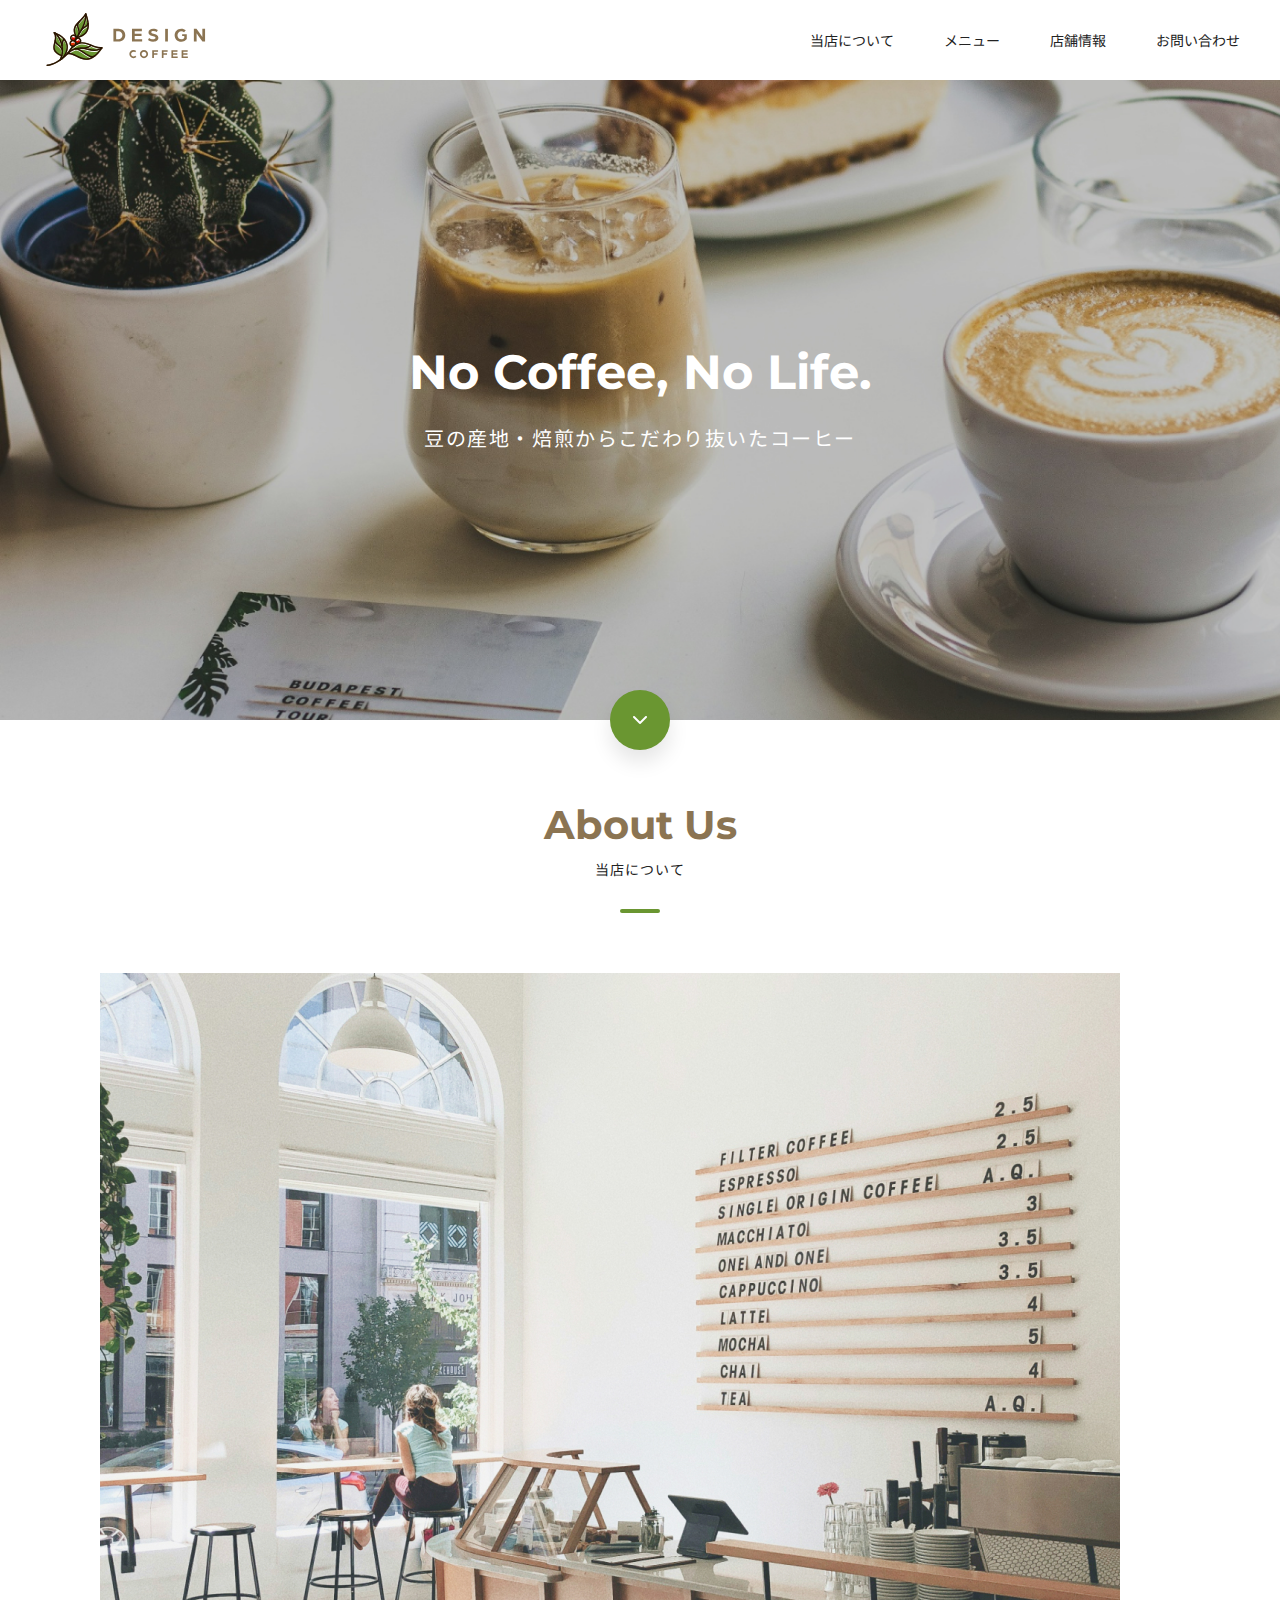
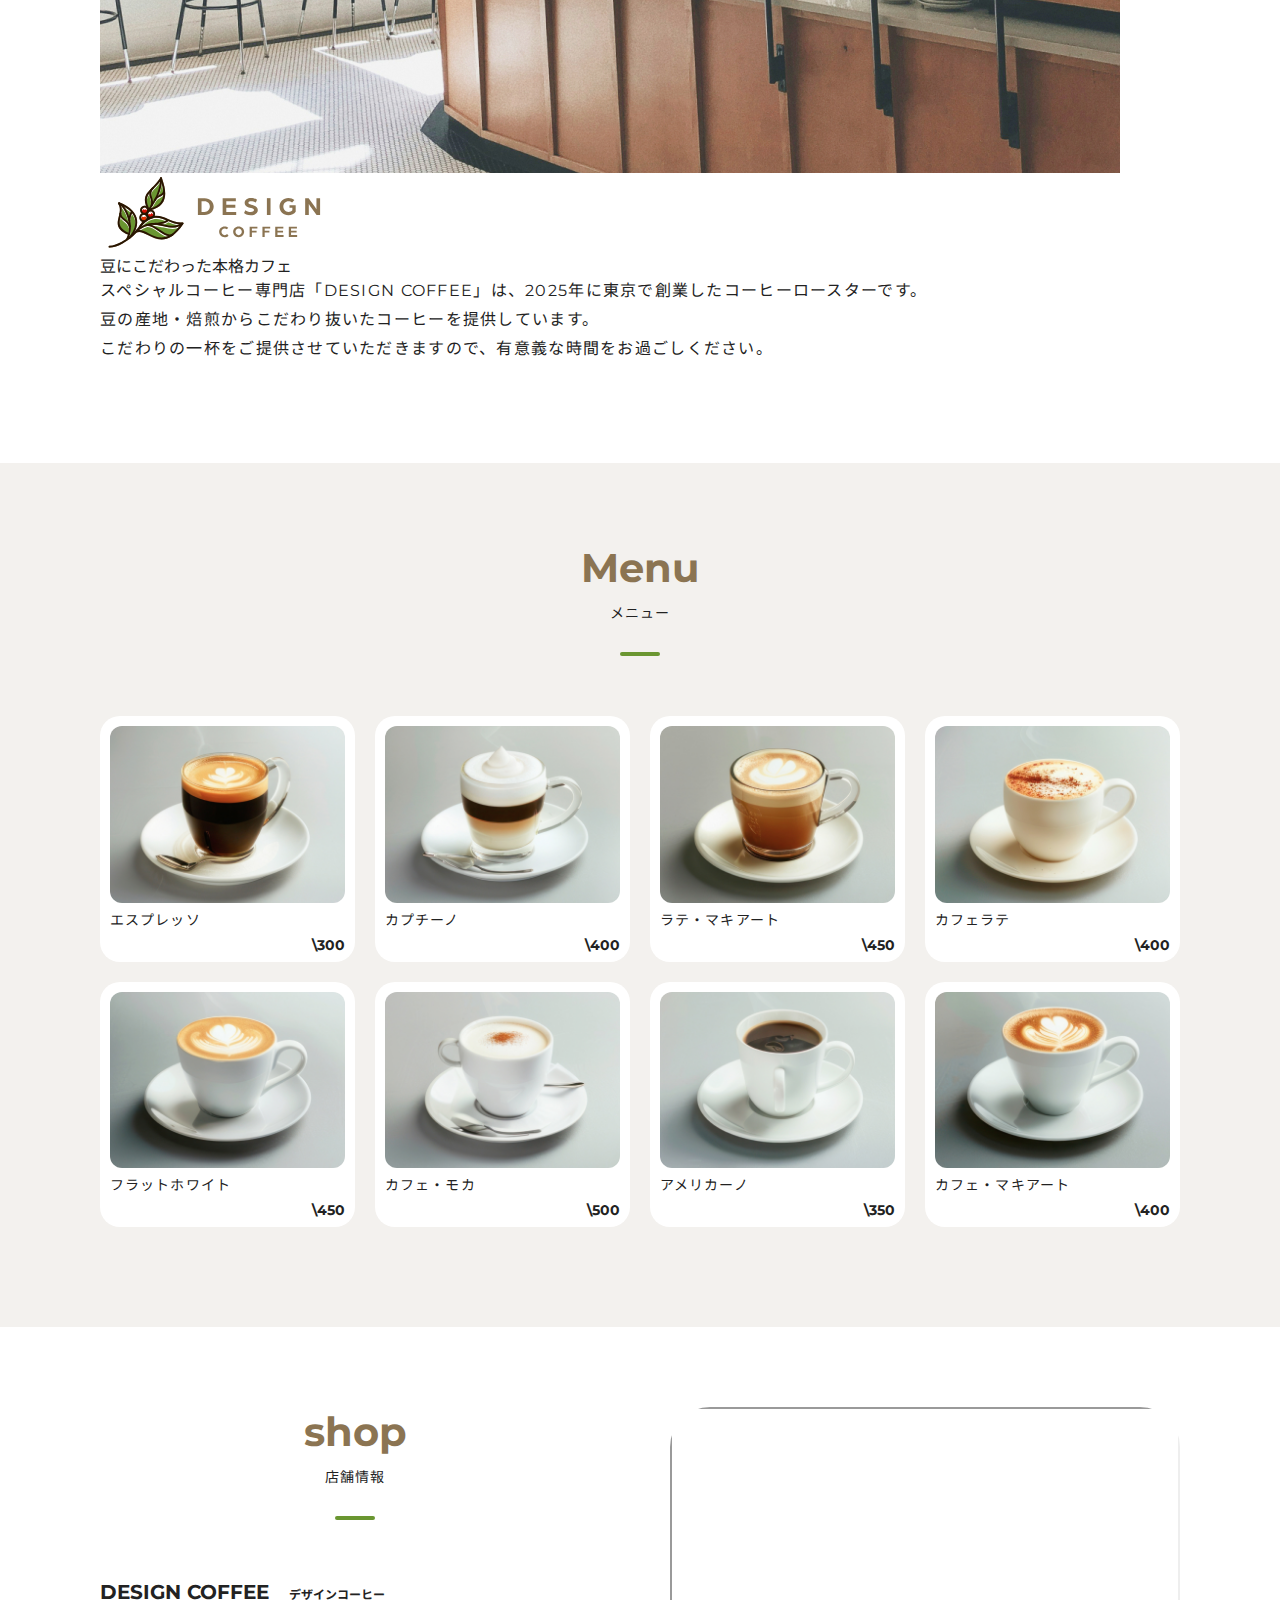
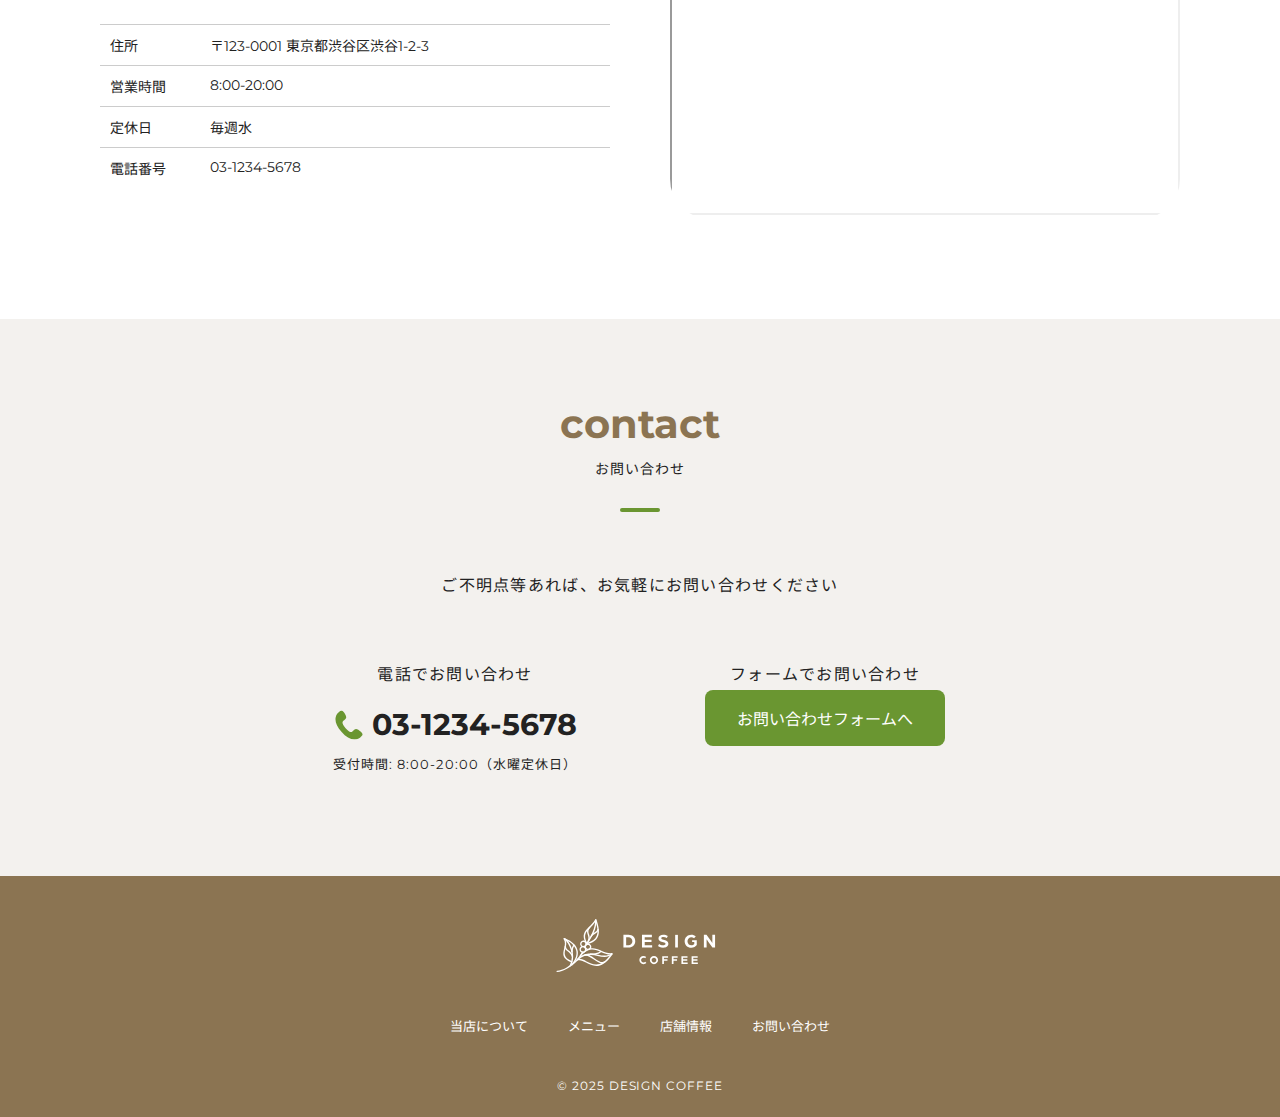
<file: index.html>
<!DOCTYPE html>
<html lang="ja">
<head>
    <meta charset="UTF-8">
    <meta name="viewport" content="width=device-width, initial-scale=1.0">
    <title>Document</title>
    <link rel="stylesheet" href="css/reset.css">
    <link rel="stylesheet" href="css/style.css">
    <!-- GoogleFontsの読み込み -->
  <link rel="preconnect" href="https://fonts.googleapis.com">
  <link rel="preconnect" href="https://fonts.gstatic.com" crossorigin>
  <link href="https://fonts.googleapis.com/css2?family=Montserrat:ital,wght@0,100..900;1,100..900&family=Noto+Sans+JP:wght@100..900&display=swap" rel="stylesheet">

</head>
<body>
    <header>
        <h1>
            <a href="index.html" class="logo">
                <img src="img/logo.svg" alt="DESIGN COFFEEのロゴ">
            </a>
        </h1>
    
        <nav>
            <ul>
                <li><a href="index.html#about">当店について</a></li>
                <li><a href="index.html#menu">メニュー</a></li>
                <li><a href="index.html#shop">店舗情報</a></li>
                <li><a href="index.html#contact">お問い合わせ</a></li>
            </ul>
        </nav>
    </header>
    <!--ヒーローセクション-->
    <section class="hero">
        <h2>No Coffee, No Life.</h2>
        <p>豆の産地・焙煎からこだわり抜いたコーヒー</p>
        <a href="about">
            <img src="img/down.png" alt="下へスクロール">
        </a>
    </section>

    <main>
        <!--共通セクション-->
        <section class="main-section">
            <div class="container">
                <div class="heading-group">
                    <h2>
                        About Us
                        <span>当店について</span>
                    </h2>
                </div>
                <div class="layout">
                    <div class="image">
                        <img src="img/about-photo.jpg" alt="当店の写真">
                    </div>
                    <div class="text">
                        <img src="img/logo.svg" alt="DESIGN COFFEEのロゴ">
                        <h3>豆にこだわった本格カフェ</h3>
                        <p>スペシャルコーヒー専門店「DESIGN COFFEE」は、2025年に東京で創業したコーヒーロースターです。</p>
                        <p>豆の産地・焙煎からこだわり抜いたコーヒーを提供しています。</p>
                        <p>こだわりの一杯をご提供させていただきますので、有意義な時間をお過ごしください。</p>
                    </div>
                </div>
            </div>
        </section>
        <!--共通セクション２-->
        <section class="main-section menu" id="menu">
            <div class="container">
                <div class="heading-group">
                    <h2>Menu</h2>
                    <span>メニュー</span>
                </div>
                <ul class="menu-list">
                    <li>
                        <div class="menu-card">
                            <img src="img/menu-1.jpg" alt="エスプレッソ">
                            <p class="name">エスプレッソ</p>
                            <p class="price">\300</p>
                        </div>
                    </li>
                    <li>
                        <div class="menu-card">
                            <img src="img/menu-2.jpg" alt="カプチーノ">
                            <p class="name">カプチーノ</p>
                            <p class="price">\400</p>
                        </div>
                    </li>
                    <li>
                        <div class="menu-card">
                            <img src="img/menu-3.jpg" alt="ラテ・マキアート">
                            <p class="name">ラテ・マキアート</p>
                            <p class="price">\450</p>
                        </div>
                    </li>
                    <li>
                        <div class="menu-card">
                            <img src="img/menu-4.jpg" alt="カフェラテ">
                            <p class="name">カフェラテ</p>
                            <p class="price">\400</p>
                        </div>
                    </li>
                    <li>
                        <div class="menu-card">
                            <img src="img/menu-5.jpg" alt="フラットホワイト">
                            <p class="name">フラットホワイト</p>
                            <p class="price">\450</p>
                        </div>
                    </li>
                    <li>
                        <div class="menu-card">
                            <img src="img/menu-6.jpg" alt="カフェ・モカ">
                            <p class="name">カフェ・モカ</p>
                            <p class="price">\500</p>
                        </div>
                    </li>
                    <li>
                        <div class="menu-card">
                            <img src="img/menu-7.jpg" alt="アメリカーノ">
                            <p class="name">アメリカーノ</p>
                            <p class="price">\350</p>
                        </div>
                    </li>
                    <li>
                        <div class="menu-card">
                            <img src="img/menu-8.jpg" alt="カフェ・マキアート">
                            <p class="name">カフェ・マキアート</p>
                            <p class="price">\400</p>
                        </div>
                    </li>
                </ul>
            </div>
        </section>

        <section class="main-section shop" id="shop">
            <div class="container">
                <div class="layout">
                        <div class="text">
                            <div class="heading-group">
                                <h2>shop</h2>
                                <span>店舗情報</span>
                            </div>
                            <h3>
                                DESIGN COFFEE
                                <span>デザインコーヒー</span>
                            </h3>
                            <dl>
                                <dt>住所</dt>
                                <dd>〒123-0001 東京都渋谷区渋谷1-2-3</dd>
                                <dt>営業時間</dt>
                                <dd>8:00-20:00</dd>
                                <dt>定休日</dt>
                                <dd>毎週水</dd>
                                <dt>電話番号</dt>
                                <dd>03-1234-5678</dd>
                            </dl>
                        </div>
                        <div class="map">
                            <iframe src="https://www.google.com/maps/embed?"></iframe>
                        </div>
                </div>
            </div>
        </section>
        <section class="main-section contact" id="contact">
            <div class="container">
                <div class="heading-group">
                    <h2>contact</h2>
                    <span>お問い合わせ</span>
                </div>
                <p>ご不明点等あれば、お気軽にお問い合わせください</p>
                <form class="form-box" action="https://api.staticforms.xyz/submit" method="post">

                    
                </form>
                <div class="layout">
                    <div class="tel">
                      <p class="lavel">電話でお問い合わせ</p>
                      <a href="tel:0312345678" class="number">
                        <img src="img/icon-tel.svg" alt="電話アイコン">
                        03-1234-5678
                      </a>
                      <p class="hour">受付時間: 8:00‐20:00（水曜定休日）</p>
                    </div>
                    <div class="form">
                        <p class="form">フォームでお問い合わせ</p>
                        <a href="contact.html" class="button">お問い合わせフォームへ</a>
                    </div>
                </div>
            </div>
        </section>
    </main>
    <footer>
        <a href="index.html" class="logo">
            <img src="img/logo-white.svg" alt="DESIGN COFFEEのロゴ">
        </a>
        <nav>
            <ul>
                <li>
                    <a href="index.html#about">当店について</a>
                </li>
                <li>
                    <a href="index.html#menu">メニュー</a>
                </li>
                <li>
                    <a href="index.html#about">店舗情報</a>
                </li>
                <li>
                    <a href="index.html#contact">お問い合わせ</a>
                </li>
            </ul>
        </nav>
        <p class="copyright">&copy; 2025 DESIGN COFFEE</p>
    </footer>
</body>
</html>
</file>
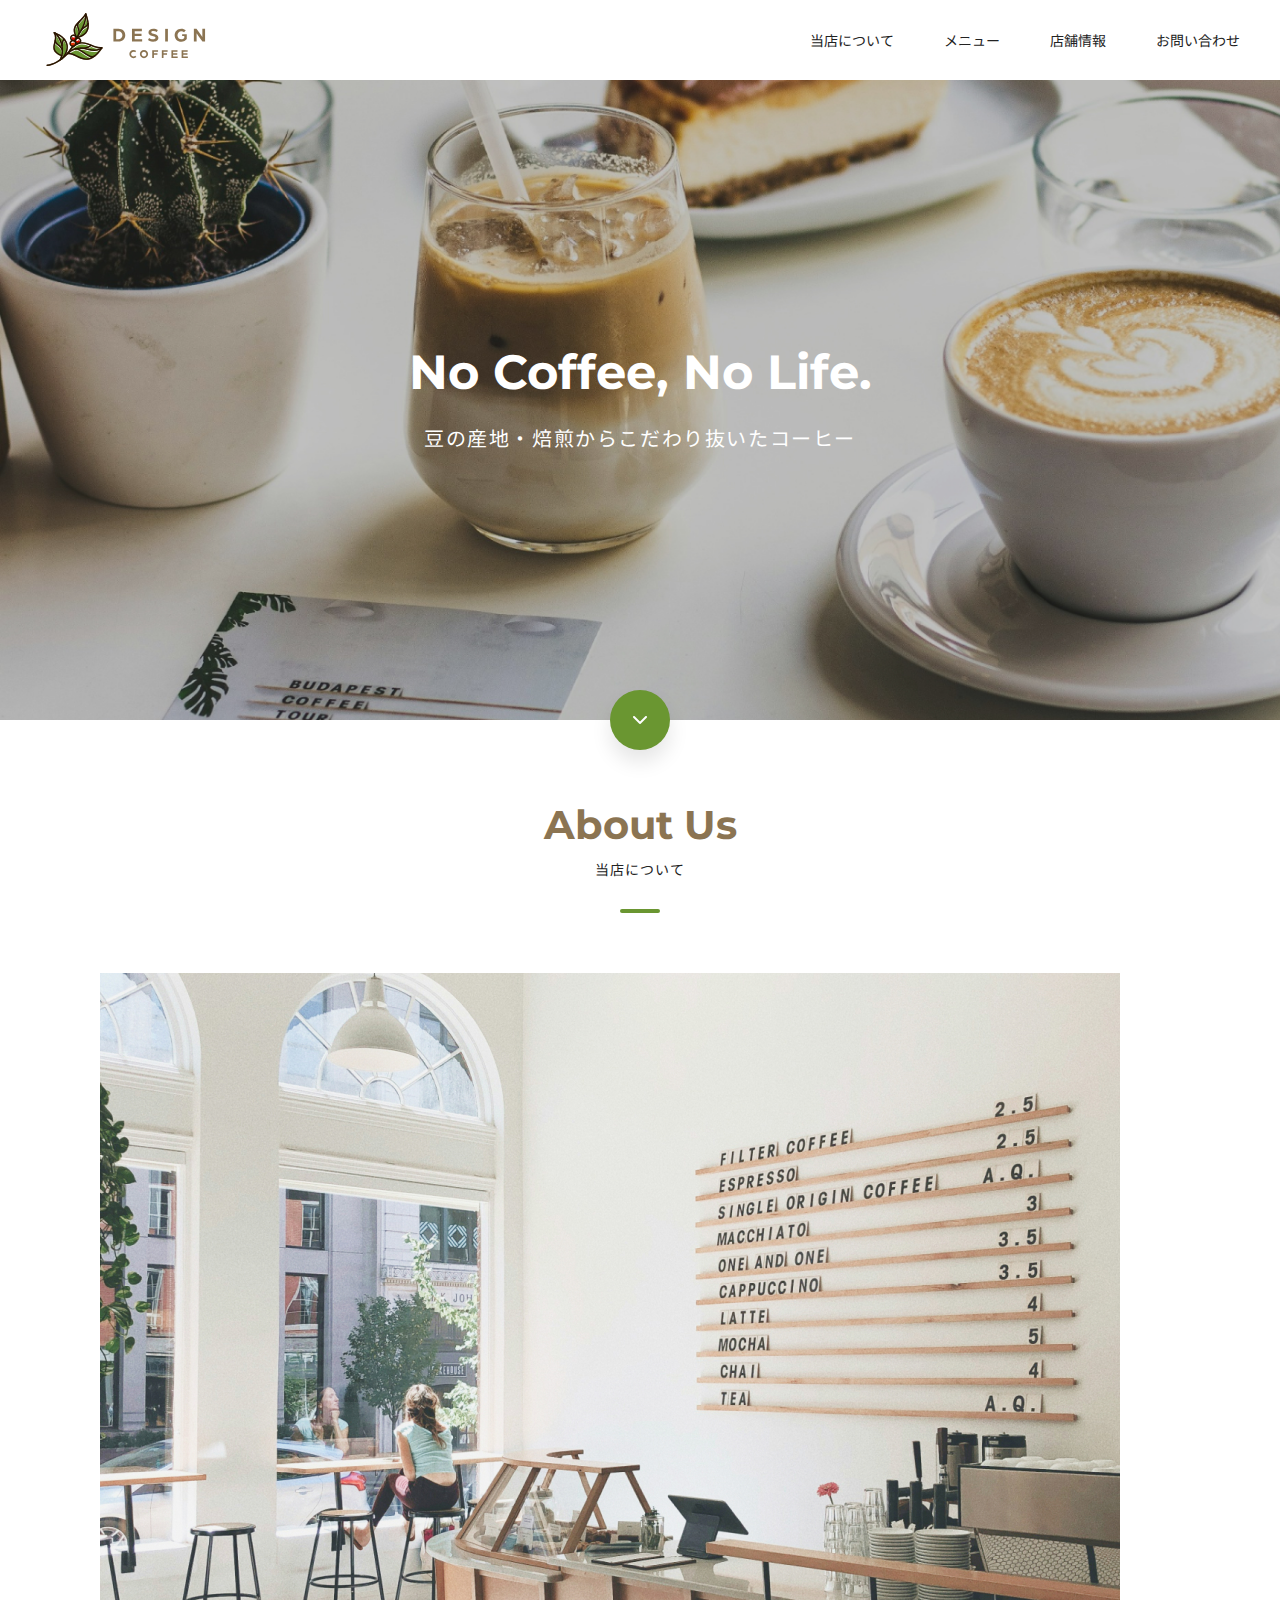
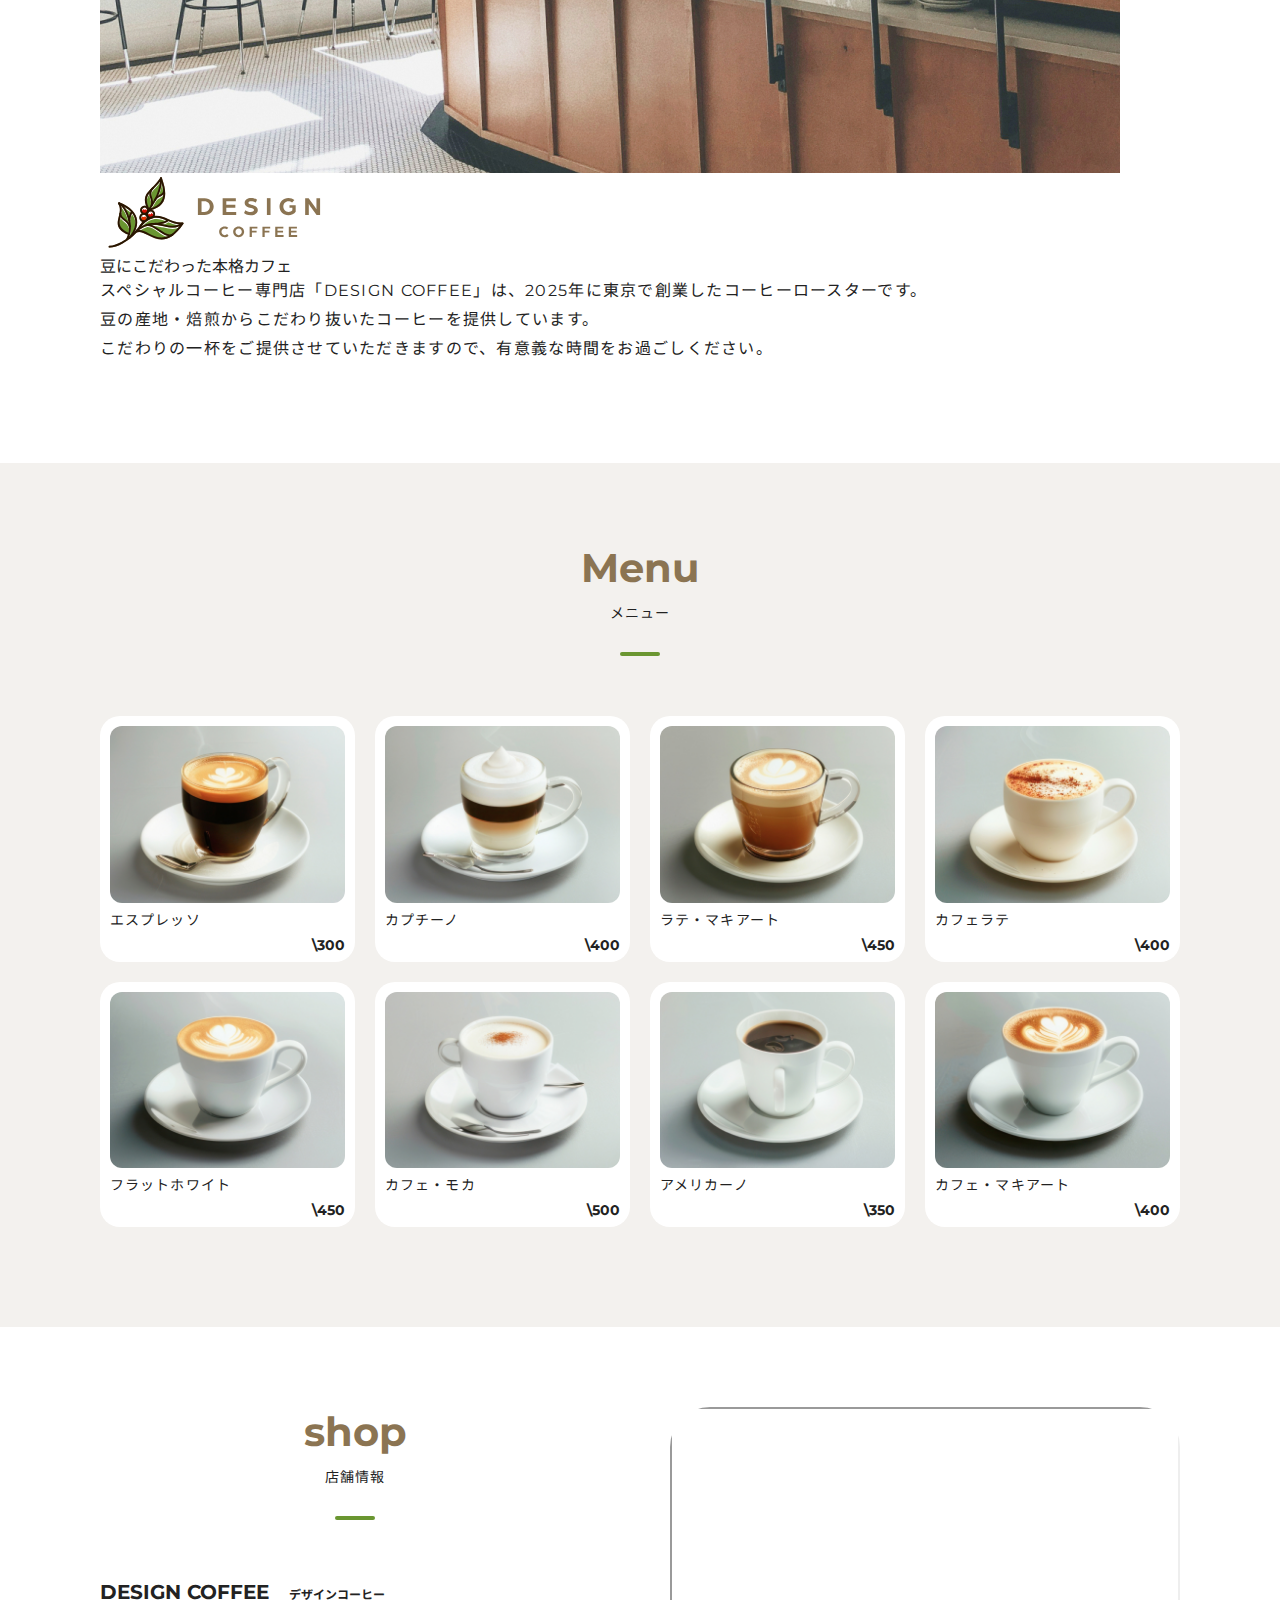
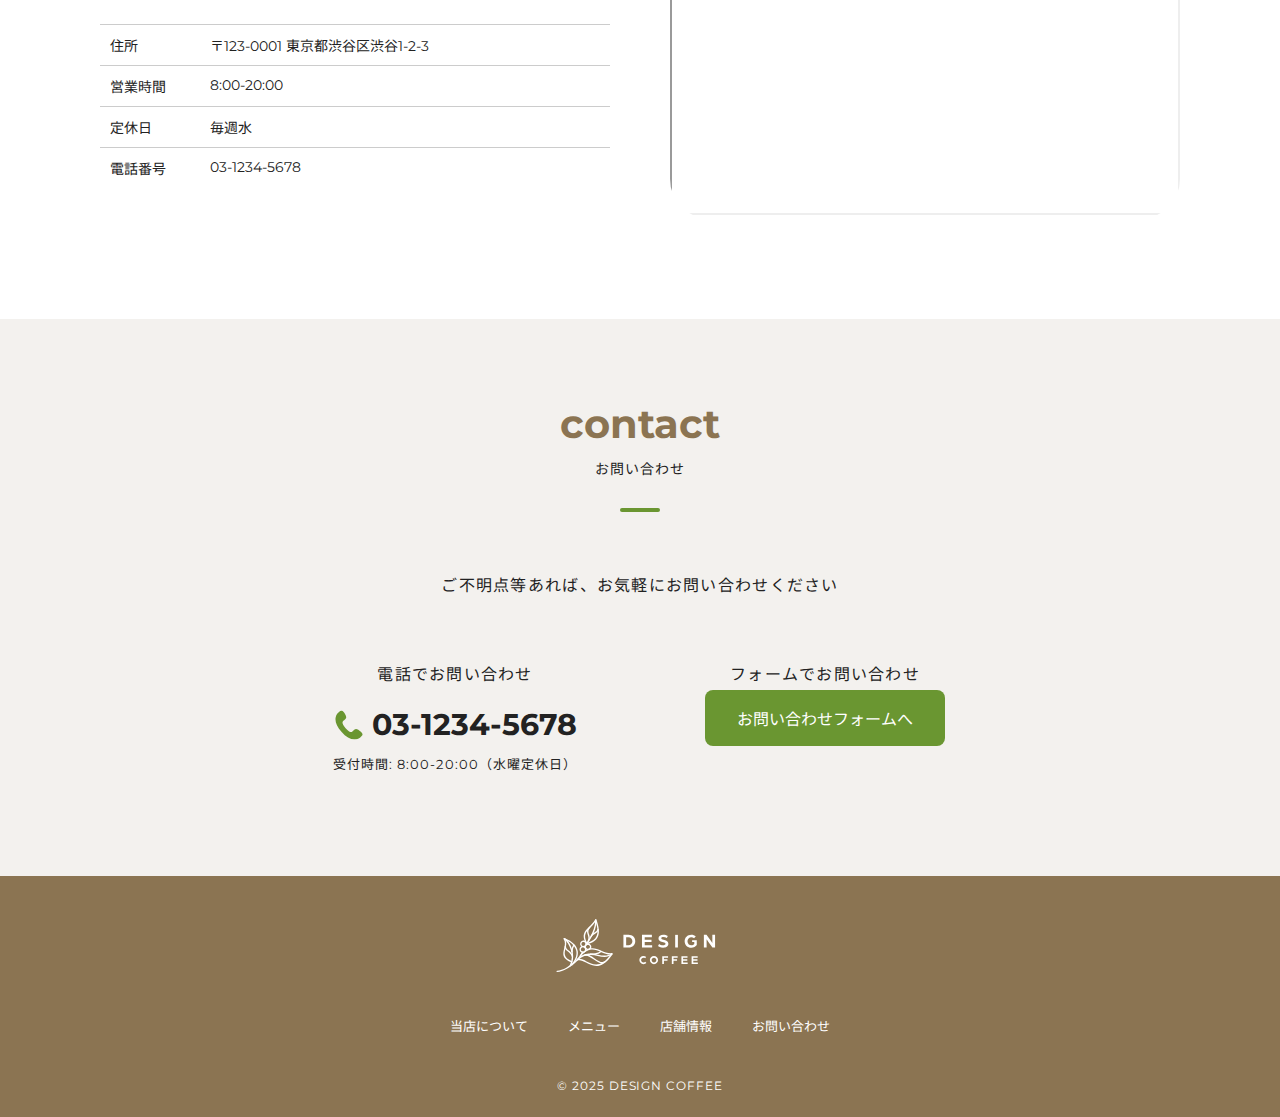
<file: design coffee/index.html>
<!DOCTYPE html>
<html lang="ja">
<head>
    <meta charset="UTF-8">
    <meta name="viewport" content="width=device-width, initial-scale=1.0">
    <title>Document</title>
    <link rel="stylesheet" href="css/reset.css">
    <link rel="stylesheet" href="css/style.css">
    <!-- GoogleFontsの読み込み -->
  <link rel="preconnect" href="https://fonts.googleapis.com">
  <link rel="preconnect" href="https://fonts.gstatic.com" crossorigin>
  <link href="https://fonts.googleapis.com/css2?family=Montserrat:ital,wght@0,100..900;1,100..900&family=Noto+Sans+JP:wght@100..900&display=swap" rel="stylesheet">

</head>
<body>
    <header>
        <h1>
            <a href="index.html" class="logo">
                <img src="img/logo.svg" alt="DESIGN COFFEEのロゴ">
            </a>
        </h1>
    
        <nav>
            <ul>
                <li><a href="index.html#about">当店について</a></li>
                <li><a href="index.html#menu">メニュー</a></li>
                <li><a href="index.html#shop">店舗情報</a></li>
                <li><a href="index.html#contact">お問い合わせ</a></li>
            </ul>
        </nav>
    </header>
    <!--ヒーローセクション-->
    <section class="hero">
        <h2>No Coffee, No Life.</h2>
        <p>豆の産地・焙煎からこだわり抜いたコーヒー</p>
        <a href="about">
            <img src="img/down.png" alt="下へスクロール">
        </a>
    </section>

    <main>
        <!--共通セクション-->
        <section class="main-section">
            <div class="container">
                <div class="heading-group">
                    <h2>
                        About Us
                        <span>当店について</span>
                    </h2>
                </div>
                <div class="layout">
                    <div class="image">
                        <img src="img/about-photo.jpg" alt="当店の写真">
                    </div>
                    <div class="text">
                        <img src="img/logo.svg" alt="DESIGN COFFEEのロゴ">
                        <h3>豆にこだわった本格カフェ</h3>
                        <p>スペシャルコーヒー専門店「DESIGN COFFEE」は、2025年に東京で創業したコーヒーロースターです。</p>
                        <p>豆の産地・焙煎からこだわり抜いたコーヒーを提供しています。</p>
                        <p>こだわりの一杯をご提供させていただきますので、有意義な時間をお過ごしください。</p>
                    </div>
                </div>
            </div>
        </section>
        <!--共通セクション２-->
        <section class="main-section menu" id="menu">
            <div class="container">
                <div class="heading-group">
                    <h2>Menu</h2>
                    <span>メニュー</span>
                </div>
                <ul class="menu-list">
                    <li>
                        <div class="menu-card">
                            <img src="img/menu-1.jpg" alt="エスプレッソ">
                            <p class="name">エスプレッソ</p>
                            <p class="price">\300</p>
                        </div>
                    </li>
                    <li>
                        <div class="menu-card">
                            <img src="img/menu-2.jpg" alt="カプチーノ">
                            <p class="name">カプチーノ</p>
                            <p class="price">\400</p>
                        </div>
                    </li>
                    <li>
                        <div class="menu-card">
                            <img src="img/menu-3.jpg" alt="ラテ・マキアート">
                            <p class="name">ラテ・マキアート</p>
                            <p class="price">\450</p>
                        </div>
                    </li>
                    <li>
                        <div class="menu-card">
                            <img src="img/menu-4.jpg" alt="カフェラテ">
                            <p class="name">カフェラテ</p>
                            <p class="price">\400</p>
                        </div>
                    </li>
                    <li>
                        <div class="menu-card">
                            <img src="img/menu-5.jpg" alt="フラットホワイト">
                            <p class="name">フラットホワイト</p>
                            <p class="price">\450</p>
                        </div>
                    </li>
                    <li>
                        <div class="menu-card">
                            <img src="img/menu-6.jpg" alt="カフェ・モカ">
                            <p class="name">カフェ・モカ</p>
                            <p class="price">\500</p>
                        </div>
                    </li>
                    <li>
                        <div class="menu-card">
                            <img src="img/menu-7.jpg" alt="アメリカーノ">
                            <p class="name">アメリカーノ</p>
                            <p class="price">\350</p>
                        </div>
                    </li>
                    <li>
                        <div class="menu-card">
                            <img src="img/menu-8.jpg" alt="カフェ・マキアート">
                            <p class="name">カフェ・マキアート</p>
                            <p class="price">\400</p>
                        </div>
                    </li>
                </ul>
            </div>
        </section>

        <section class="main-section shop" id="shop">
            <div class="container">
                <div class="layout">
                        <div class="text">
                            <div class="heading-group">
                                <h2>shop</h2>
                                <span>店舗情報</span>
                            </div>
                            <h3>
                                DESIGN COFFEE
                                <span>デザインコーヒー</span>
                            </h3>
                            <dl>
                                <dt>住所</dt>
                                <dd>〒123-0001 東京都渋谷区渋谷1-2-3</dd>
                                <dt>営業時間</dt>
                                <dd>8:00-20:00</dd>
                                <dt>定休日</dt>
                                <dd>毎週水</dd>
                                <dt>電話番号</dt>
                                <dd>03-1234-5678</dd>
                            </dl>
                        </div>
                        <div class="map">
                            <iframe src="https://www.google.com/maps/embed?"></iframe>
                        </div>
                </div>
            </div>
        </section>
        <section class="main-section contact" id="contact">
            <div class="container">
                <div class="heading-group">
                    <h2>contact</h2>
                    <span>お問い合わせ</span>
                </div>
                <p>ご不明点等あれば、お気軽にお問い合わせください</p>
                <div class="layout">
                    <div class="tel">
                      <p class="lavel">電話でお問い合わせ</p>
                      <a href="tel:0312345678" class="number">
                        <img src="img/icon-tel.svg" alt="電話アイコン">
                        03-1234-5678
                      </a>
                      <p class="hour">受付時間: 8:00‐20:00（水曜定休日）</p>
                    </div>
                    <div class="form">
                        <p class="form">フォームでお問い合わせ</p>
                        <a href="contact.html" class="button">お問い合わせフォームへ</a>
                    </div>
                </div>
            </div>
        </section>
    </main>
    <footer>
        <a href="index.html" class="logo">
            <img src="img/logo-white.svg" alt="DESIGN COFFEEのロゴ">
        </a>
        <nav>
            <ul>
                <li>
                    <a href="index.html#about">当店について</a>
                </li>
                <li>
                    <a href="index.html#menu">メニュー</a>
                </li>
                <li>
                    <a href="index.html#about">店舗情報</a>
                </li>
                <li>
                    <a href="index.html#contact">お問い合わせ</a>
                </li>
            </ul>
        </nav>
        <p class="copyright">&copy; 2025 DESIGN COFFEE</p>
    </footer>
</body>
</html>
</file>
<file: css/style.css>
@charset "utf-8";

body {
  color: #222;
  font-family: "Montserrat", "Noto Sans JP", sans-serif;
}
p {
  letter-spacing: 0.08em;
  line-height: 1.8;
}

header {
    padding: 10px 40px;
    display: flex;
    align-items: center;
    justify-content: space-between;
    .logo{
        display: block;
        img{
            display: black;
            height: 60px;
        }
    }
    nav{
        ul{
            display: flex;
            align-items: center;
            gap: 50px;
        }
        a{
            font-size: 14px;
            font-weight: 400;
            &:hover{
                color: #6A9631;
                text-decoration: underline;
            }
        }
    }
}
.hero{
    color: #fff;
    text-align: center;
    height: 640px;
    background-image: url(../img/hero-background.jpg);
    background-size: cover;
    display: flex;
    flex-direction: column;
    align-items: center;
    justify-content: center;
    position: relative;
    h2{
        font-size: 48px;
        font-weight: 700;
    }
    p{
        font-size: 20px;
        font-weight: 400;
        margin-top: 20px;
    }
    a{
        display: grid;
        place-items: center;
        width: 60px;
        height: 60px;
        background-color: #6A9631;
        border-radius: 50%;
        box-shadow: 0px 12px 20px rgb(0 0 0 / 0.1);
        position: absolute;
        left: 50%;
        bottom: 0;
        translate: -50% 50%;
        img{
            width: 24px;
            height: 24px;
        }
    }
}

.container{
    max-width: 1160px;
    margin: 0 auto;
    padding-inline: 40px;
}

main{
    /*共通セクション*/
    .main-section{
        padding: 80px 0 100px;
        /*見出しグループ*/
        .heading-group{
            text-align: center;
            margin: 0 0 60px;
            h2{
                color: #8B7452;
                font-size: 40px;
                font-weight: 700;
            }
            span{
                color: #222;
                font-size: 14px;
                font-weight: 400;
                letter-spacing: 0.08em;
                display: block;
                margin-top: 10px;
            }
            &::after{
                content: "";
                display: block;
                width: 40px;
                height: 4px;
                background-color: #6A9631;
                border-radius: 4px;
                margin: 30px auto 0;
            }
        }
    }
}

.about{
    .layout{
        display: grid;
        grid-template-columns: 1fr 1fr;
        align-items: start;
        gap: 60px;
    }
    .image{
        border-radius: 40px;
        overflow: hidden;
        img{
            width: 100%;
            aspect-ratio: 5 / 4;
            object-fit: cover;
        }
    }
    .text{
        img{
            height: 60px;
        }
        h3{
            font-size:28px;
            font-weight: 700;
            margin-top: 20px;
        }
        p{
            margin-top: 20px;
        }
    }
}

.menu{
    background-color: #F3F1EE;
}
.menu-card{
    padding: 10px;
    background-color: #fff;
    border-radius: 20px;
    display: grid;
    gap: 5px;
    img{
        width: 100%;
        aspect-ratio: 4 / 3;
        object-fit: cover;
        border-radius: 12px;
    }
    .name{
        font-size: 14px;
    }
    .price{
        font-size: 14px;
        font-weight: 700;
        line-height: 1;
        letter-spacing: 0;
        text-align: right;
    }
}

.menu-list{
    display: grid;
    grid-template-columns: 1fr 1fr 1fr 1fr;
    gap: 20px;
}

.shop{
    .layout{
        display: grid;
        grid-template-columns: 1fr 1fr;
        align-items: start;
        gap:60px;
    }
    .text{
        h3{
            text-align: center;
            font-size: 20px;
            font-weight: 700;
            margin: 0 0 20px;
            display: flex;
            align-items: baseline;
            gap: 1em;
            span{
                font-size: 0.6em;
            }
        }
        dl{
            display: grid;
            grid-template-columns: 100px 1fr;
            dt,dd{
                font-size: 14px;
                padding: 10px;
                border-top: 1px solid #ccc;
            }
        }
    }
    .map{
        border-radius: 40px;
        overflow: hidden;
        iframe{
            width: 100%;
            height: auto;
            aspect-ratio: 5 / 4;
        }
    }
}
.contact{
    text-align: center;
    background-color: #F3F1EE;
    .layout{
        display: grid;
        grid-template-columns: 1fr 1fr;
        gap: 40px;
        margin-top: 60px;
        margin-inline: auto;
        max-width: 700px;
    }
    .lavel{
        margin-bottom: 20px;
    }
    .number{
        font-size: 30px;
        font-weight: 700;
        line-height: 1;
        letter-spacing: 0;
        img{
            width: 1em;
        }
    }
    .hour{
        font-size: 13px;
        display: block;
        margin-top: 1em;
    }
    .button{
        display: inline-block;
        color: #fff;
        background-color: #6A9631;
        padding: 1em 2em;
        border-radius: 8px;
    }
}

footer{
    color: #fff;
    background-color: #8B7452;
    padding: 40px 20px 20px;
    display: grid;
    justify-items: center;
    gap: 40px;
    .logo{
        display: block;
        img{
            display: block;
            height: 60px;
        }
    }
    ul{
        display: flex;
        gap: 40px;
        a{font-size: 13px;
        }
    }
    .copyright{
        font-size: 12px;
    }
}
form-box{
    max-width: 640px;
    margin: 0 auto;
    border-radius: 20px;
    padding: 60px;
    background-color: #fff;
    box-shadow: 0px 24px 40px rgb(0 0 0 / 0.08);
}
</file>
<file: design coffee/css/style.css>
@charset "utf-8";

body {
  color: #222;
  font-family: "Montserrat", "Noto Sans JP", sans-serif;
}
p {
  letter-spacing: 0.08em;
  line-height: 1.8;
}

header {
    padding: 10px 40px;
    display: flex;
    align-items: center;
    justify-content: space-between;
    .logo{
        display: block;
        img{
            display: black;
            height: 60px;
        }
    }
    nav{
        ul{
            display: flex;
            align-items: center;
            gap: 50px;
        }
        a{
            font-size: 14px;
            font-weight: 400;
            &:hover{
                color: #6A9631;
                text-decoration: underline;
            }
        }
    }
}
.hero{
    color: #fff;
    text-align: center;
    height: 640px;
    background-image: url(../img/hero-background.jpg);
    background-size: cover;
    display: flex;
    flex-direction: column;
    align-items: center;
    justify-content: center;
    position: relative;
    h2{
        font-size: 48px;
        font-weight: 700;
    }
    p{
        font-size: 20px;
        font-weight: 400;
        margin-top: 20px;
    }
    a{
        display: grid;
        place-items: center;
        width: 60px;
        height: 60px;
        background-color: #6A9631;
        border-radius: 50%;
        box-shadow: 0px 12px 20px rgb(0 0 0 / 0.1);
        position: absolute;
        left: 50%;
        bottom: 0;
        translate: -50% 50%;
        img{
            width: 24px;
            height: 24px;
        }
    }
}

.container{
    max-width: 1160px;
    margin: 0 auto;
    padding-inline: 40px;
}

main{
    /*共通セクション*/
    .main-section{
        padding: 80px 0 100px;
        /*見出しグループ*/
        .heading-group{
            text-align: center;
            margin: 0 0 60px;
            h2{
                color: #8B7452;
                font-size: 40px;
                font-weight: 700;
            }
            span{
                color: #222;
                font-size: 14px;
                font-weight: 400;
                letter-spacing: 0.08em;
                display: block;
                margin-top: 10px;
            }
            &::after{
                content: "";
                display: block;
                width: 40px;
                height: 4px;
                background-color: #6A9631;
                border-radius: 4px;
                margin: 30px auto 0;
            }
        }
    }
}

.about{
    .layout{
        display: grid;
        grid-template-columns: 1fr 1fr;
        align-items: start;
        gap: 60px;
    }
    .image{
        border-radius: 40px;
        overflow: hidden;
        img{
            width: 100%;
            aspect-ratio: 5 / 4;
            object-fit: cover;
        }
    }
    .text{
        img{
            height: 60px;
        }
        h3{
            font-size:28px;
            font-weight: 700;
            margin-top: 20px;
        }
        p{
            margin-top: 20px;
        }
    }
}

.menu{
    background-color: #F3F1EE;
}
.menu-card{
    padding: 10px;
    background-color: #fff;
    border-radius: 20px;
    display: grid;
    gap: 5px;
    img{
        width: 100%;
        aspect-ratio: 4 / 3;
        object-fit: cover;
        border-radius: 12px;
    }
    .name{
        font-size: 14px;
    }
    .price{
        font-size: 14px;
        font-weight: 700;
        line-height: 1;
        letter-spacing: 0;
        text-align: right;
    }
}

.menu-list{
    display: grid;
    grid-template-columns: 1fr 1fr 1fr 1fr;
    gap: 20px;
}

.shop{
    .layout{
        display: grid;
        grid-template-columns: 1fr 1fr;
        align-items: start;
        gap:60px;
    }
    .text{
        h3{
            text-align: center;
            font-size: 20px;
            font-weight: 700;
            margin: 0 0 20px;
            display: flex;
            align-items: baseline;
            gap: 1em;
            span{
                font-size: 0.6em;
            }
        }
        dl{
            display: grid;
            grid-template-columns: 100px 1fr;
            dt,dd{
                font-size: 14px;
                padding: 10px;
                border-top: 1px solid #ccc;
            }
        }
    }
    .map{
        border-radius: 40px;
        overflow: hidden;
        iframe{
            width: 100%;
            height: auto;
            aspect-ratio: 5 / 4;
        }
    }
}
.contact{
    text-align: center;
    background-color: #F3F1EE;
    .layout{
        display: grid;
        grid-template-columns: 1fr 1fr;
        gap: 40px;
        margin-top: 60px;
        margin-inline: auto;
        max-width: 700px;
    }
    .lavel{
        margin-bottom: 20px;
    }
    .number{
        font-size: 30px;
        font-weight: 700;
        line-height: 1;
        letter-spacing: 0;
        img{
            width: 1em;
        }
    }
    .hour{
        font-size: 13px;
        display: block;
        margin-top: 1em;
    }
    .button{
        display: inline-block;
        color: #fff;
        background-color: #6A9631;
        padding: 1em 2em;
        border-radius: 8px;
    }
}

footer{
    color: #fff;
    background-color: #8B7452;
    padding: 40px 20px 20px;
    display: grid;
    justify-items: center;
    gap: 40px;
    .logo{
        display: block;
        img{
            display: block;
            height: 60px;
        }
    }
    ul{
        display: flex;
        gap: 40px;
        a{font-size: 13px;
        }
    }
    .copyright{
        font-size: 12px;
    }
}
</file>
